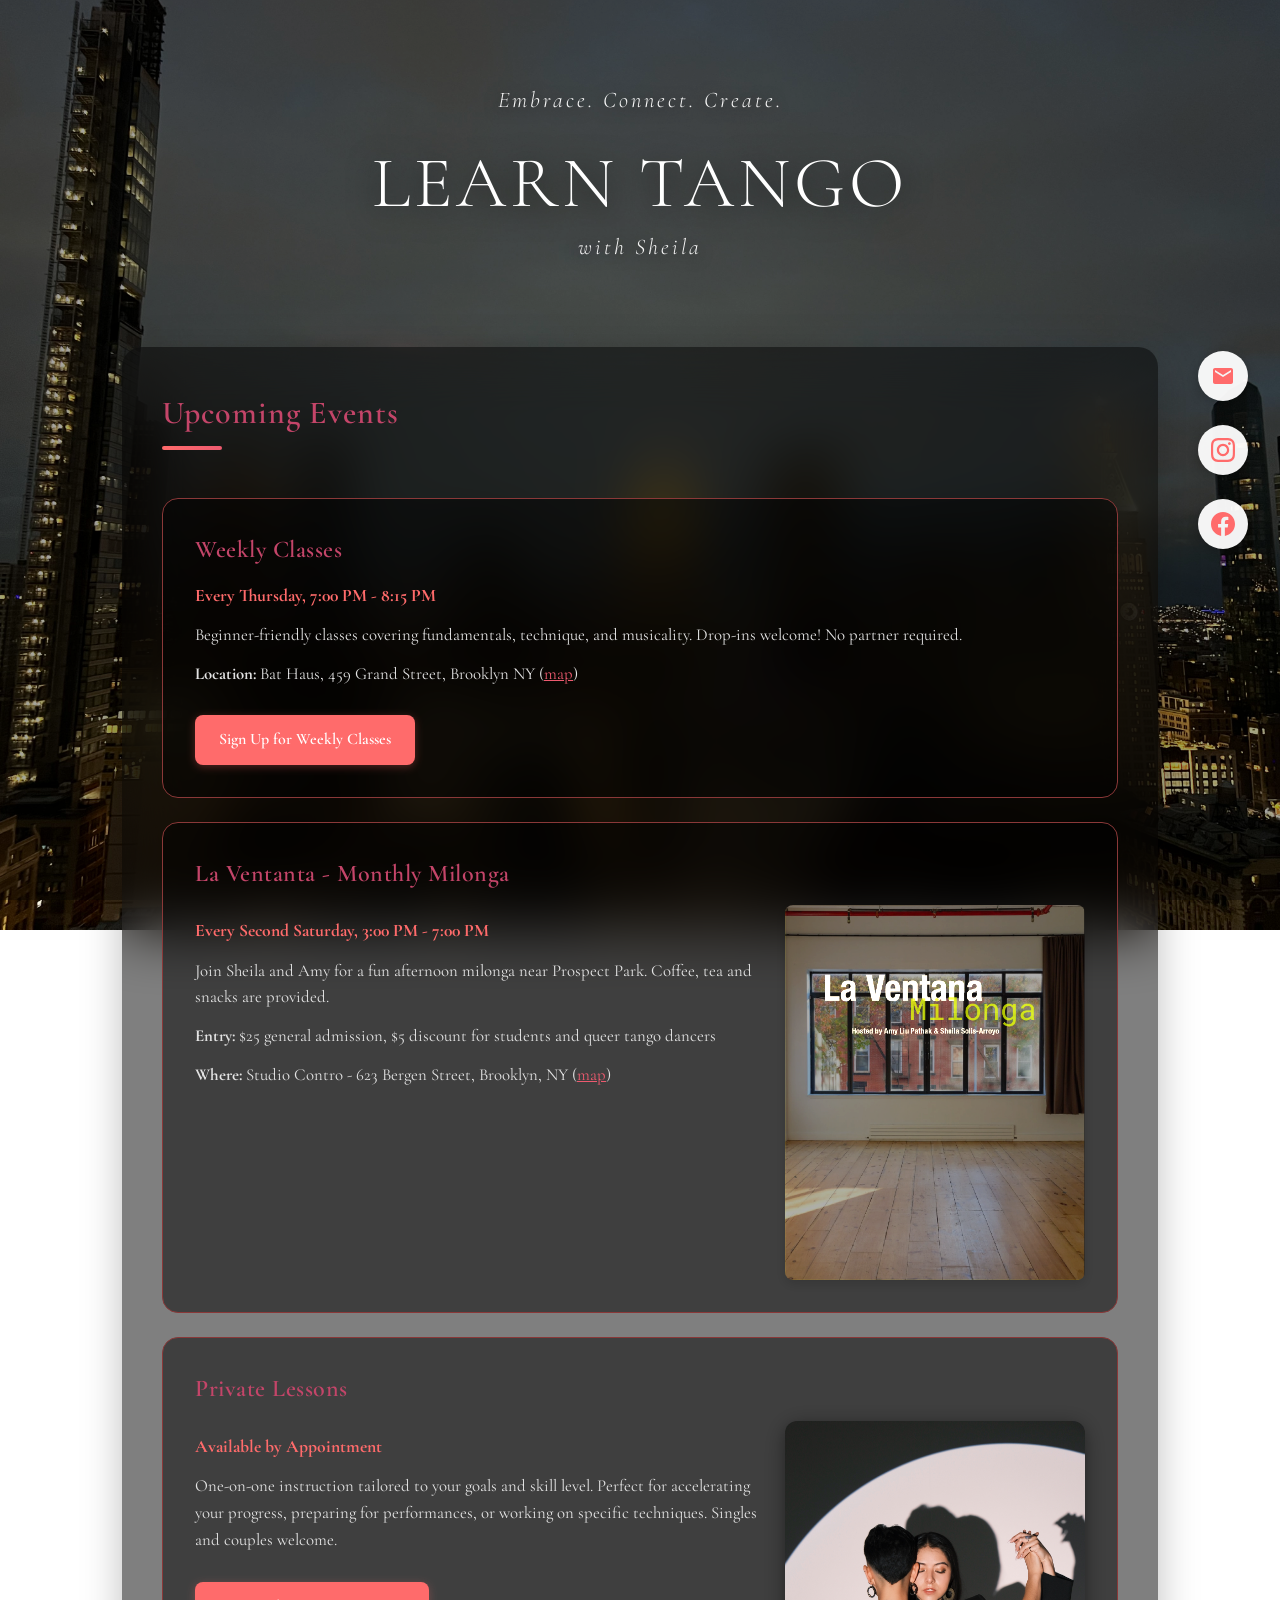
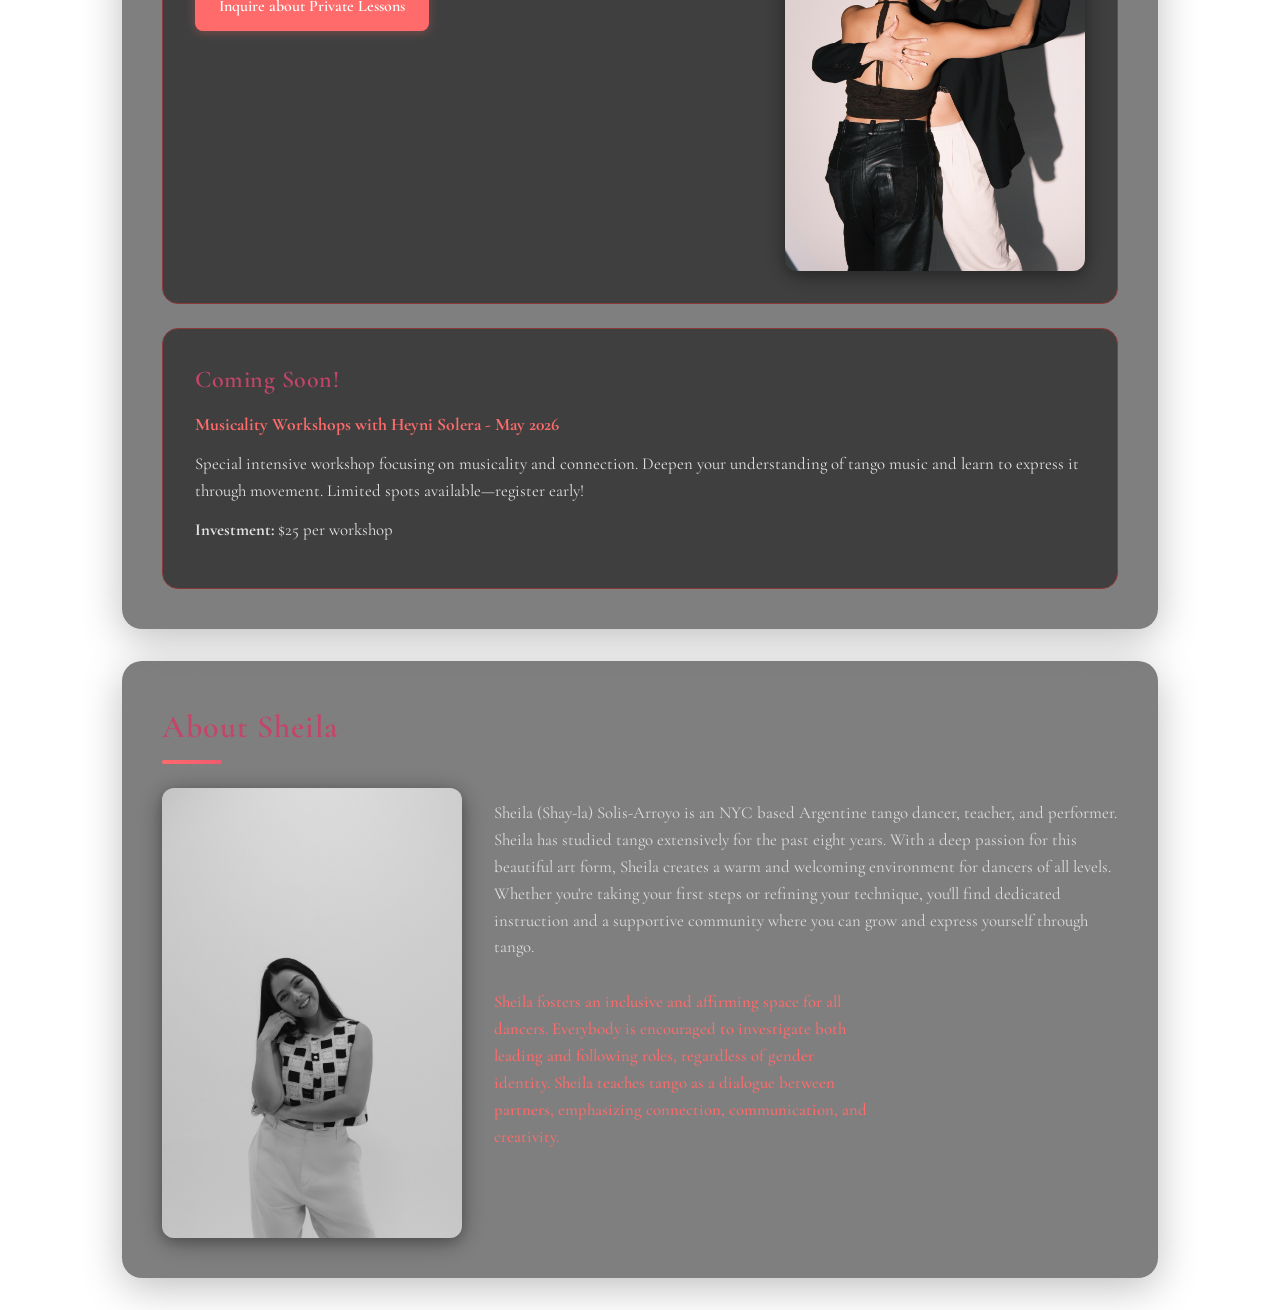
<file: index.html>
<!DOCTYPE html>
<html lang="en">
<head>
    <meta charset="UTF-8">
    <meta name="viewport" content="width=device-width, initial-scale=1.0">
    <title>Learn Argentine Tango</title>
    <link rel="preconnect" href="https://fonts.googleapis.com">
    <link rel="preconnect" href="https://fonts.gstatic.com" crossorigin>
    <link href="https://fonts.googleapis.com/css2?family=Cormorant+Garamond:ital,wght@0,300;0,400;0,600;1,300;1,400&display=swap" rel="stylesheet">
    <link rel="stylesheet" href="styles.css">
</head>
<body>
    <!-- Fixed social media icons -->
    <div class="social-fixed">
        <a href="mailto:sheila.tangonyc@gmail.com" aria-label="Email">
            <svg width="24" height="24" viewBox="0 0 24 24" fill="currentColor">
                <path d="M20 4H4c-1.1 0-1.99.9-1.99 2L2 18c0 1.1.9 2 2 2h16c1.1 0 2-.9 2-2V6c0-1.1-.9-2-2-2zm0 4l-8 5-8-5V6l8 5 8-5v2z"/>
            </svg>
        </a>
        <a href="https://instagram.com/sheila.tango" target="_blank" aria-label="Instagram">
            <svg width="24" height="24" viewBox="0 0 24 24" fill="currentColor">
                <path d="M12 2.163c3.204 0 3.584.012 4.85.07 3.252.148 4.771 1.691 4.919 4.919.058 1.265.069 1.645.069 4.849 0 3.205-.012 3.584-.069 4.849-.149 3.225-1.664 4.771-4.919 4.919-1.266.058-1.644.07-4.85.07-3.204 0-3.584-.012-4.849-.07-3.26-.149-4.771-1.699-4.919-4.92-.058-1.265-.07-1.644-.07-4.849 0-3.204.013-3.583.07-4.849.149-3.227 1.664-4.771 4.919-4.919 1.266-.057 1.645-.069 4.849-.069zm0-2.163c-3.259 0-3.667.014-4.947.072-4.358.2-6.78 2.618-6.98 6.98-.059 1.281-.073 1.689-.073 4.948 0 3.259.014 3.668.072 4.948.2 4.358 2.618 6.78 6.98 6.98 1.281.058 1.689.072 4.948.072 3.259 0 3.668-.014 4.948-.072 4.354-.2 6.782-2.618 6.979-6.98.059-1.28.073-1.689.073-4.948 0-3.259-.014-3.667-.072-4.947-.196-4.354-2.617-6.78-6.979-6.98-1.281-.059-1.69-.073-4.949-.073zm0 5.838c-3.403 0-6.162 2.759-6.162 6.162s2.759 6.163 6.162 6.163 6.162-2.759 6.162-6.163c0-3.403-2.759-6.162-6.162-6.162zm0 10.162c-2.209 0-4-1.79-4-4 0-2.209 1.791-4 4-4s4 1.791 4 4c0 2.21-1.791 4-4 4zm6.406-11.845c-.796 0-1.441.645-1.441 1.44s.645 1.44 1.441 1.44c.795 0 1.439-.645 1.439-1.44s-.644-1.44-1.439-1.44z"/>
            </svg>
        </a>
        <a href="https://facebook.com/profile.php" target="_blank" aria-label="Facebook">
            <svg width="24" height="24" viewBox="0 0 24 24" fill="currentColor">
                <path d="M24 12.073c0-6.627-5.373-12-12-12s-12 5.373-12 12c0 5.99 4.388 10.954 10.125 11.854v-8.385H7.078v-3.47h3.047V9.43c0-3.007 1.792-4.669 4.533-4.669 1.312 0 2.686.235 2.686.235v2.953H15.83c-1.491 0-1.956.925-1.956 1.874v2.25h3.328l-.532 3.47h-2.796v8.385C19.612 23.027 24 18.062 24 12.073z"/>
            </svg>
        </a>
    </div>
    
    <div class="hero">
        <div class="hero-content">
            <div class="hero-text-group">
                <p>Embrace. Connect. Create.</p>
                <h1>Learn Tango</h1>
                <p class="hero-subtitle">with Sheila</p>
            </div>
        </div>
    </div>
    
    <div class="container">

        <!-- <section id="what-is-tango">
            <h2>What is Tango?</h2>
            <div style="display: flex; gap: 2rem; align-items: flex-start; flex-wrap: wrap;">
            <img src="./amy.JPG" alt="Tango dancers" style="width: min(300px, 100%); height: auto;">
                <div style="flex: 1; min-width: 300px;">
                    <p>Tango is a passionate partner dance that originated in the late 19th century along the border between Argentina and Uruguay. It's characterized by close embrace, improvisation, and the profound connection between partners. A milonga is a social tango dance event where dancers gather to share the floor, typically featuring tandas (sets of songs) separated by cortinas (short musical breaks). It's more than just dancing—it's a conversation without words, an embrace that tells a story.</p>
                </div>
            </div>
        </section> -->
        
        <section id="events">
            <h2>Upcoming Events</h2> 
            <div class="event-card">
                <h3>Weekly Classes</h3>
                <p class="time">Every Thursday, 7:00 PM - 8:15 PM</p>
                <p>Beginner-friendly classes covering fundamentals, technique, and musicality. Drop-ins welcome! No partner required.</p>
                <p><strong>Location:</strong> Bat Haus, 459 Grand Street, Brooklyn NY (<a href="https://maps.app.goo.gl/1YceksStFN1tKmfa8" target="_blank">map</a>)</p>
                <a href="https://forms.gle/4dm8vUpt6jNHmqJi6" target="_blank" style="display: inline-block; margin-top: 1rem; padding: 0.75rem 1.5rem; background: #ff6b6b; color: white; text-decoration: none; border-radius: 8px; font-weight: 600; transition: all 0.3s ease; box-shadow: 0 2px 8px rgba(255, 107, 107, 0.3);">Sign Up for Weekly Classes</a>
            </div>
            
            <div class="event-card event-card-image-right">
                <h3>La Ventanta - Monthly Milonga</h3>
                <div class="event-card-content">
                    <img src="./laventana.png" alt="La Ventana Milonga" style="border-radius: 8px; object-fit: cover; filter: brightness(1.3);">
                    <div class="event-card-text">
                        <p class="time"> Every Second Saturday, 3:00 PM - 7:00 PM</p>
                        <p>Join Sheila and Amy for a fun afternoon milonga near Prospect Park. Coffee, tea and snacks are provided.</p>
                        <p><strong>Entry:</strong> $25 general admission, $5 discount for students and queer tango dancers</p>
                        <p><strong>Where:</strong> Studio Contro - 623 Bergen Street, Brooklyn, NY (<a href="https://maps.app.goo.gl/XzA1tzpiN4QxXMw18" target="_blank">map</a>)</p>
                    </div>
                </div>
            </div>

            <div class="event-card event-card-image-right">
                <h3>Private Lessons</h3>
                <div class="event-card-content">
                    <img src="./tangowluna.JPG" alt="Tango dancers">
                    <div class="event-card-text">
                        <p class="time">Available by Appointment</p>
                        <p>One-on-one instruction tailored to your goals and skill level. Perfect for accelerating your progress, preparing for performances, or working on specific techniques. Singles and couples welcome.</p>
                        <a href="https://forms.gle/1RU5EfwveS5rUGadA" target="_blank" style="display: inline-block; margin-top: 1rem; padding: 0.75rem 1.5rem; background: #ff6b6b; color: white; text-decoration: none; border-radius: 8px; font-weight: 600; transition: all 0.3s ease; box-shadow: 0 2px 8px rgba(255, 107, 107, 0.3);">Inquire about Private Lessons</a>
                    </div>
                </div>
            </div>
            
            <div class="event-card">
                <h3>Coming Soon!</h3>
                <p class="time">Musicality Workshops with Heyni Solera - May 2026</p>
                <p>Special intensive workshop focusing on musicality and connection. Deepen your understanding of tango music and learn to express it through movement. Limited spots available—register early!</p>
                <p><strong>Investment:</strong> $25 per workshop</p>
            </div>
            <!-- <div class="subtitle">
                <p><a href="https://calendar.google.com/calendar/u/1?cid=NTFmMjkyODNkYzkzYTliZGVlMTRlZmU4NDZiZDI5NTEzZmJlMjU0NmI1M2Q4MWY1YTc5OTUzYTcxNTJkMjQxZkBncm91cC5jYWxlbmRhci5nb29nbGUuY29t"></a></p>
                <div class="calendar-wrapper">   
                    <iframe src="https://calendar.google.com/calendar/embed?height=480&wkst=1&ctz=America%2FNew_York&bgcolor=%23000000&showPrint=0&mode=AGENDA&showTitle=0&showTz=0&src=NTFmMjkyODNkYzkzYTliZGVlMTRlZmU4NDZiZDI5NTEzZmJlMjU0NmI1M2Q4MWY1YTc5OTUzYTcxNTJkMjQxZkBncm91cC5jYWxlbmRhci5nb29nbGUuY29t&color=%23d81b60"
                    style="border-width:0;background-color: black;" width="100%" height="480" frameborder="0" scrolling="no"></iframe>
                </div>
            </div> -->
        </section>

               <section id="about">
            <h2>About Sheila</h2>
            <div class="about-content">
                <img src="./sheilasmile1.jpg" alt="Tango dancers in an intimate embrace" class="about-image">
                <div class="about-text">
                    <p>Sheila (Shay-la) Solis-Arroyo is an NYC based Argentine tango dancer, teacher, and performer. Sheila has studied tango extensively for the past eight years. With a deep passion for this beautiful art form, Sheila creates a warm and welcoming environment for dancers of all levels. Whether you're taking your first steps or refining your technique, you'll find dedicated instruction and a supportive community where you can grow and express yourself through tango.</p>
                    <div style="display: flex; align-items: center; gap: 0.5rem;">
                        <p style="margin-top: 1rem; font-weight: 500; color: #ff6b6b;max-width:375px">Sheila fosters an inclusive and affirming space for all dancers. Everybody is encouraged to investigate both leading and following roles, regardless of gender identity. Sheila teaches tango as a dialogue between partners, emphasizing connection, communication, and creativity.</p>
                    </div>
                </div>
            </div>
        </section>
        
<!-- <section id="contact"> -->
    <!-- <h2>Reach Out</h2> -->
    
    <!-- <form id="contactForm" style="max-width: 600px; margin: 2rem auto;">
        <div style="display: flex; flex-direction: column; gap: 1rem;">
            <input 
                type="text" 
                name="name" 
                placeholder="Name" 
                required
                style="padding: 12px; border: 1px solid #ddd; border-radius: 4px; font-size: 16px;"
            >
            
            <input 
                type="email" 
                name="email" 
                placeholder="Email*" 
                required
                style="padding: 12px; border: 1px solid #ddd; border-radius: 4px; font-size: 16px;"
            >
            
            <textarea 
                name="message" 
                placeholder="Your Message" 
                rows="5"
                required
                style="padding: 12px; border: 1px solid #ddd; border-radius: 4px; font-size: 16px; resize: vertical;"
            ></textarea>
            
            <label style="display: flex; align-items: center; gap: 0.5rem; text-align: left;">
                <input type="checkbox" name="subscribe">
                <span>Sign up for our email list for updates, promotions, and more.</span>
            </label>
            
            <button 
                type="submit"
                style="padding: 12px 30px; background-color: #ff6b6b; color: white; border: none; border-radius: 4px; cursor: pointer; font-size: 16px; font-weight: 600; transition: background-color 0.3s;"
                onmouseover="this.style.backgroundColor='#ff5252'"
                onmouseout="this.style.backgroundColor='#ff6b6b'"
            >
                Send
            </button>
        </div>
    </form> -->
    
    <!-- <div style="margin-top: 3rem;">
        <div style="display: flex; gap: 1.5rem; align-items: center; margin-top: 1.5rem; flex-wrap: wrap; justify-content: center;">
            <a href="https://instagram.com/sheila.tango" target="_blank" style="display: flex; align-items: center; gap: 0.5rem; text-decoration: none; color: #ff6b6b; font-weight: 600; transition: transform 0.2s;">
                <svg width="24" height="24" viewBox="0 0 24 24" fill="currentColor">
                    <path d="M12 2.163c3.204 0 3.584.012 4.85.07 3.252.148 4.771 1.691 4.919 4.919.058 1.265.069 1.645.069 4.849 0 3.205-.012 3.584-.069 4.849-.149 3.225-1.664 4.771-4.919 4.919-1.266.058-1.644.07-4.85.07-3.204 0-3.584-.012-4.849-.07-3.26-.149-4.771-1.699-4.919-4.92-.058-1.265-.07-1.644-.07-4.849 0-3.204.013-3.583.07-4.849.149-3.227 1.664-4.771 4.919-4.919 1.266-.057 1.645-.069 4.849-.069zm0-2.163c-3.259 0-3.667.014-4.947.072-4.358.2-6.78 2.618-6.98 6.98-.059 1.281-.073 1.689-.073 4.948 0 3.259.014 3.668.072 4.948.2 4.358 2.618 6.78 6.98 6.98 1.281.058 1.689.072 4.948.072 3.259 0 3.668-.014 4.948-.072 4.354-.2 6.782-2.618 6.979-6.98.059-1.28.073-1.689.073-4.948 0-3.259-.014-3.667-.072-4.947-.196-4.354-2.617-6.78-6.979-6.98-1.281-.059-1.69-.073-4.949-.073zm0 5.838c-3.403 0-6.162 2.759-6.162 6.162s2.759 6.163 6.162 6.163 6.162-2.759 6.162-6.163c0-3.403-2.759-6.162-6.162-6.162zm0 10.162c-2.209 0-4-1.79-4-4 0-2.209 1.791-4 4-4s4 1.791 4 4c0 2.21-1.791 4-4 4zm6.406-11.845c-.796 0-1.441.645-1.441 1.44s.645 1.44 1.441 1.44c.795 0 1.439-.645 1.439-1.44s-.644-1.44-1.439-1.44z"/>
                </svg>
                @sheila.tango
            </a>
            <a href="https://facebook.com/profile.php" target="_blank" style="display: flex; align-items: center; gap: 0.5rem; text-decoration: none; color: #ff6b6b; font-weight: 600; transition: transform 0.2s;">
                <svg width="24" height="24" viewBox="0 0 24 24" fill="currentColor">
                    <path d="M24 12.073c0-6.627-5.373-12-12-12s-12 5.373-12 12c0 5.99 4.388 10.954 10.125 11.854v-8.385H7.078v-3.47h3.047V9.43c0-3.007 1.792-4.669 4.533-4.669 1.312 0 2.686.235 2.686.235v2.953H15.83c-1.491 0-1.956.925-1.956 1.874v2.25h3.328l-.532 3.47h-2.796v8.385C19.612 23.027 24 18.062 24 12.073z"/>
                </svg>
                Sheila Solis-Arroyo
            </a>
        </div>
    </div> -->
<!-- </section> 
    </div>
    
    <footer>
         <p>&copy; NYC Tango Class. All rights reserved.</p> -->
        <!-- <p>Follow us on social media for updates and videos!</p> -->
    <!-- </footer> --> 
</body>
</html>
</file>
<file: styles.css>
img {
    border-radius: 12px;
    box-shadow: 0 4px 12px rgba(0,0,0,0.15);
    filter: drop-shadow(0 4px 12px rgba(0,0,0,0.35));
}

a {
    color:#ee5a6f
}

* {
    margin: 0;
    padding: 0;
    box-sizing: border-box;
}

body {
    font-family: 'Cormorant Garamond', Georgia, serif;
    line-height: 1.6;
    color: #1a1a1a;
    background-image: url('./city.jpg');
    background-size: cover;
    background-position: center;
    background-attachment: fixed;
    background-repeat: no-repeat;
    position: relative;
}

body::before {
    content: '';
    position: fixed;
    top: 0;
    left: 0;
    right: 0;
    bottom: 0;
    background: rgba(0, 0, 0, 0.35);
    z-index: 0;
    pointer-events: none;
}

/* Hero section with background image */
.hero {
    position: relative;
    min-height: 35vh;
    display: flex;
    align-items: center;
    justify-content: center;
    text-align: center;
    padding: 2rem 2rem 0 2rem;
}

/* Dark overlay */
.hero::before {
    content: '';
    position: absolute;
    top: 0;
    left: 0;
    right: 0;
    bottom: 0;
    background: transparent;
    z-index: 1;
}

.hero-content {
    position: relative;
    z-index: 2;
    max-width: 800px;
}

.hero-text-group {
    display: flex;
    flex-direction: column;
    gap: 0.5rem;
}

.hero h1 {
    font-size: 4.5rem;
    margin: 0;
    font-weight: 300;
    letter-spacing: 4px;
    color: #ffffff;
    text-shadow: 0 4px 30px rgba(0, 0, 0, 0.8);
    font-family: 'Cormorant Garamond', Georgia, serif;
    text-transform: uppercase;
}

.hero-subtitle {
    font-size: 1.8rem;
    font-weight: 300;
    color: #f5f5f5;
    text-shadow: 0 2px 15px rgba(0, 0, 0, 0.7);
    font-family: 'Cormorant Garamond', Georgia, serif;
    font-style: italic;
    margin: -1.3rem 0 0 0 !important;
}

.hero p {
    font-weight: 300;
    font-size: 1.4rem;
    color: #f5f5f5;
    text-shadow: 0 2px 15px rgba(0, 0, 0, 0.7);
    letter-spacing: 3px;
    font-family: 'Cormorant Garamond', Georgia, serif;
    font-style: italic;
    margin: 0;
}

.container {
    max-width: 1100px;
    margin: 0 auto;
    padding: 2rem;
    position: relative;
    z-index: 1;
    display: flex;
    flex-direction: column;
    gap: 2rem;
}

section {
    background: rgba(0, 0, 0, 0.5);
    padding: 2.5rem;
    border-radius: 20px;
    box-shadow: 0 10px 40px rgba(0,0,0,0.25);
    -webkit-backdrop-filter: blur(30px);
    backdrop-filter: blur(30px);
}

h2 {
    color: #c44569;
    margin-bottom: 1.5rem;
    font-size: 2rem;
    font-weight: 600;
    position: relative;
    padding-bottom: 0.75rem;
    letter-spacing: 1px;
}

h2::after {
    content: '';
    position: absolute;
    bottom: 0;
    left: 0;
    width: 60px;
    height: 4px;
    background: linear-gradient(90deg, #ff6b6b, #ee5a6f);
    border-radius: 2px;
}

.about-content {
    display: flex;
    gap: 2rem;
    align-items: flex-start;
}
.calendar-wrapper {
    filter: invert(1) hue-rotate(180deg);
    border-radius: 16px;
    /* background-color:#ffffff; */
    /* padding: 2rem; */
    /* border: 1px solid #8a3838; */
    overflow: hidden;
   
}
.about-image {
    width: 300px;
    height: auto;
    flex-shrink: 0;
}

.about-text {
    flex: 1;
}

p {
    font-size: 1.05rem;
    color: #dcdcdc;
    font-weight: 400;
    margin: 0.75rem 0;
}

@media (max-width: 768px) {
    .container {
        padding: 1.5rem;
        gap: 1.5rem;
    }

    section {
        padding: 1rem;
    }

    .hero h1 {
        font-size: 2.5rem;
    }
    
    .hero p {
        font-size: 1.1rem;
    }

    .hero-subtitle {
        font-size: 1.3rem;
    }
    
    .about-content {
        flex-direction: column;
    }
    
    .about-image {
        width: 100%;
    }

    .event-card-content {
        align-items: self-start;
        flex-direction: column !important;
        flex-wrap: wrap-reverse;
    }

    .event-card-image-left img,
    .event-card-image-right img {
        width: 100%;
    }
}

#events {
    display: flex;
    flex-direction: column;
    gap: 1.5rem;
}

.event-card {
    /* background: linear-gradient(135deg, #fec0ff 0%, #ffffff 100%); */
    background: rgba(0, 0, 0, 0.5);
    border: 1px solid #8a3838;
    padding: 2rem;
    border-radius: 16px;
    transition: transform 0.2s, box-shadow 0.2s;
}

.event-card-content {
    display: flex;
    gap: 1.5rem;
    align-items: flex-start;
    flex-wrap: wrap-reverse;
    align-items: self-start;
}

.event-card-image-left .event-card-content {
    align-items: self-start;
    flex-direction: row;
}

.event-card-image-right .event-card-content {
    align-items: self-start;
    flex-direction: row-reverse;
}

.event-card-image-left img,
.event-card-image-right img {
    width: min(300px, 100%);
    height: auto;
    flex-shrink: 0;
}

.event-card-text {
    flex: 1;
    min-width: 250px;
}

.event-card h3 {
    color: #c44569;
    margin-bottom: 0.75rem;
    font-size: 1.5rem;
    font-weight: 600;
    letter-spacing: 0.5px;
}

.event-card p {
    color: #e3e3e3;
}

.event-card .time {
    font-weight: 700;
    color: #ff6b6b;
    font-size: 1.1rem;
}


#contact strong {
    color: #ff6b6b;
}

/* Fixed social media icons */
.social-fixed {
    position: fixed;
    right: 2rem;
    top: 50%;
    transform: translateY(-50%);
    display: flex;
    flex-direction: column;
    gap: 1.5rem;
    z-index: 1000;
}

.social-fixed a {
    display: flex;
    align-items: center;
    justify-content: center;
    width: 50px;
    height: 50px;
    background: rgba(255, 255, 255, 0.95);
    border-radius: 50%;
    color: #ff6b6b;
    text-decoration: none;
    transition: all 0.3s ease;
    box-shadow: 0 4px 12px rgba(0, 0, 0, 0.2);
}

.social-fixed a:hover {
    transform: scale(1.1);
    background: #ff6b6b;
    color: white;
    box-shadow: 0 6px 20px rgba(255, 107, 107, 0.4);
}

.social-fixed a svg {
    width: 24px;
    height: 24px;
}

@media (max-width: 768px) {
    .social-fixed {
        right: 1rem;
        gap: 1rem;
    }
    
    .social-fixed a {
        width: 45px;
        height: 45px;
    }
    
    .social-fixed a svg {
        width: 22px;
        height: 22px;
    }
}

footer {
    background: rgba(0, 0, 0, 0.85);
    backdrop-filter: blur(10px);
    color: #fff;
    text-align: center;
    padding: 2.5rem;
    margin-top: 2rem;
    border-top: 3px solid #603a6f;
}

footer p {
    color: #e0e0e0;
}
</file>
